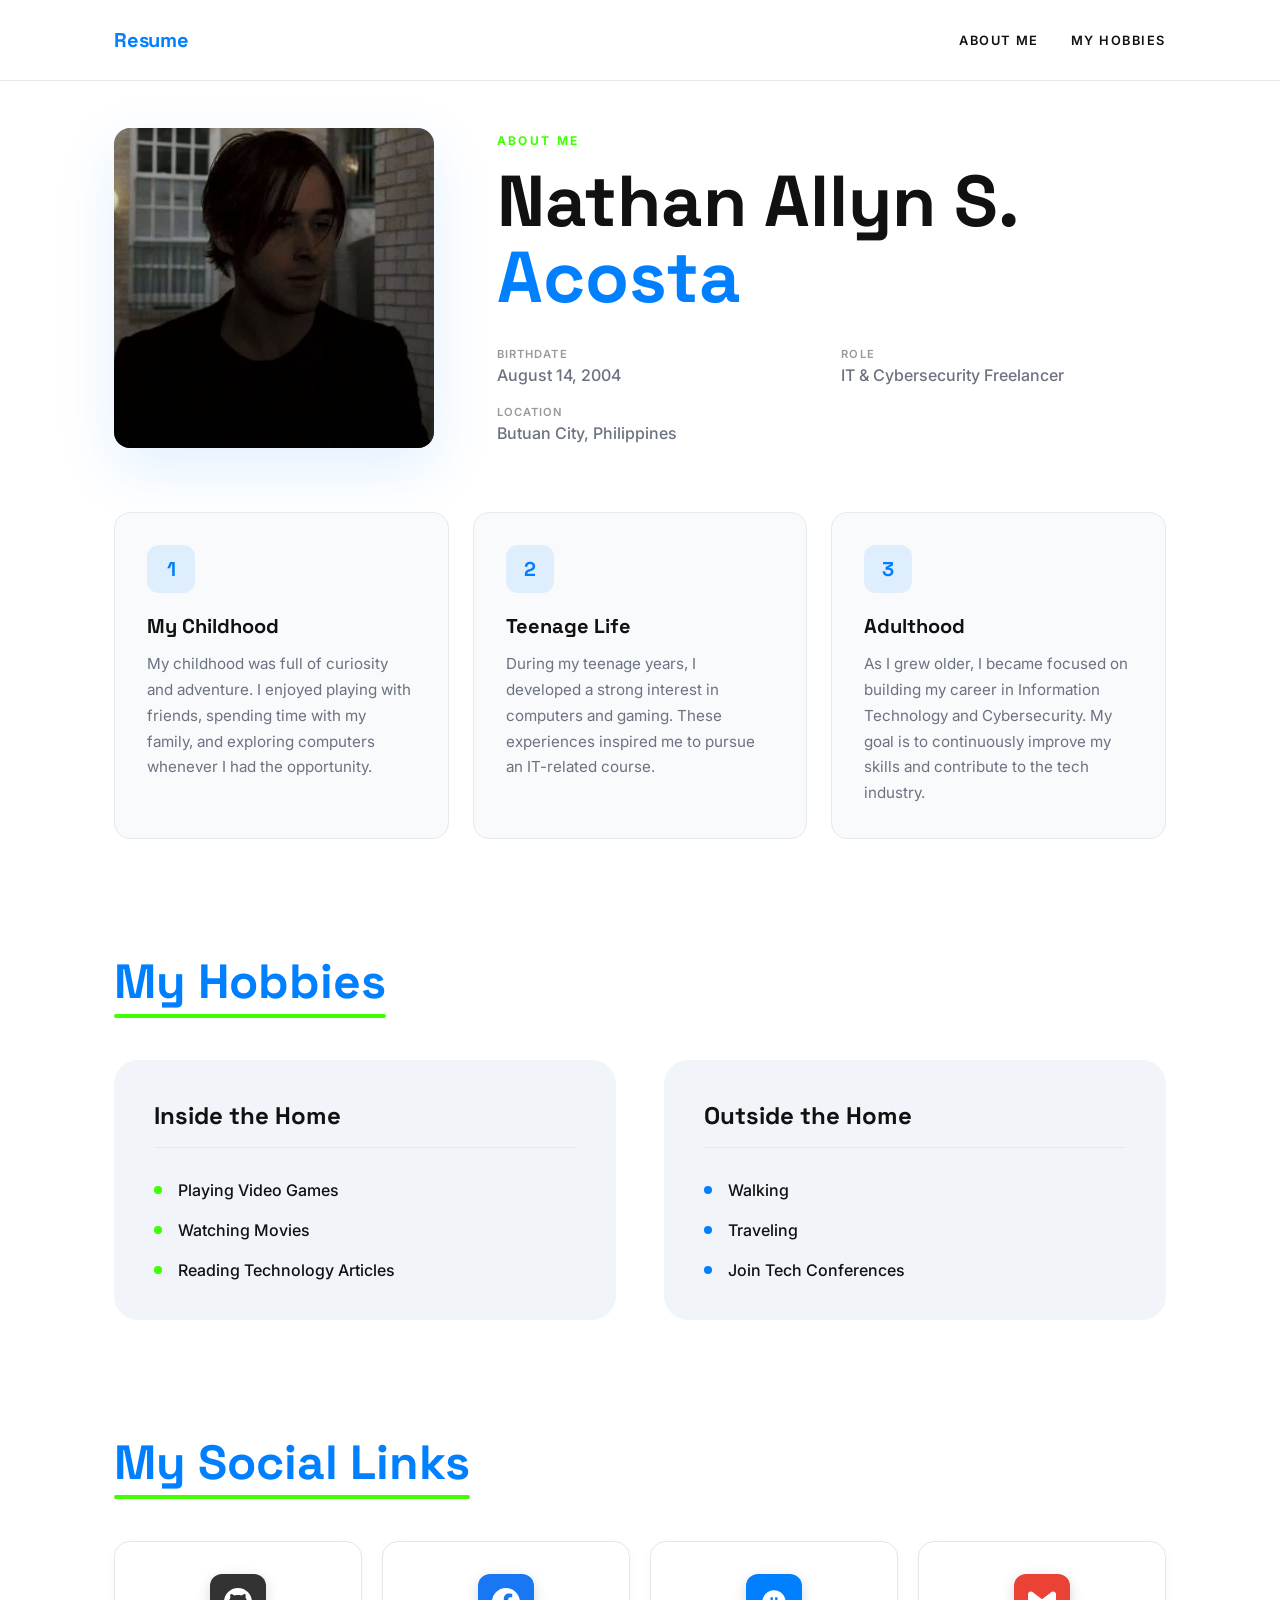
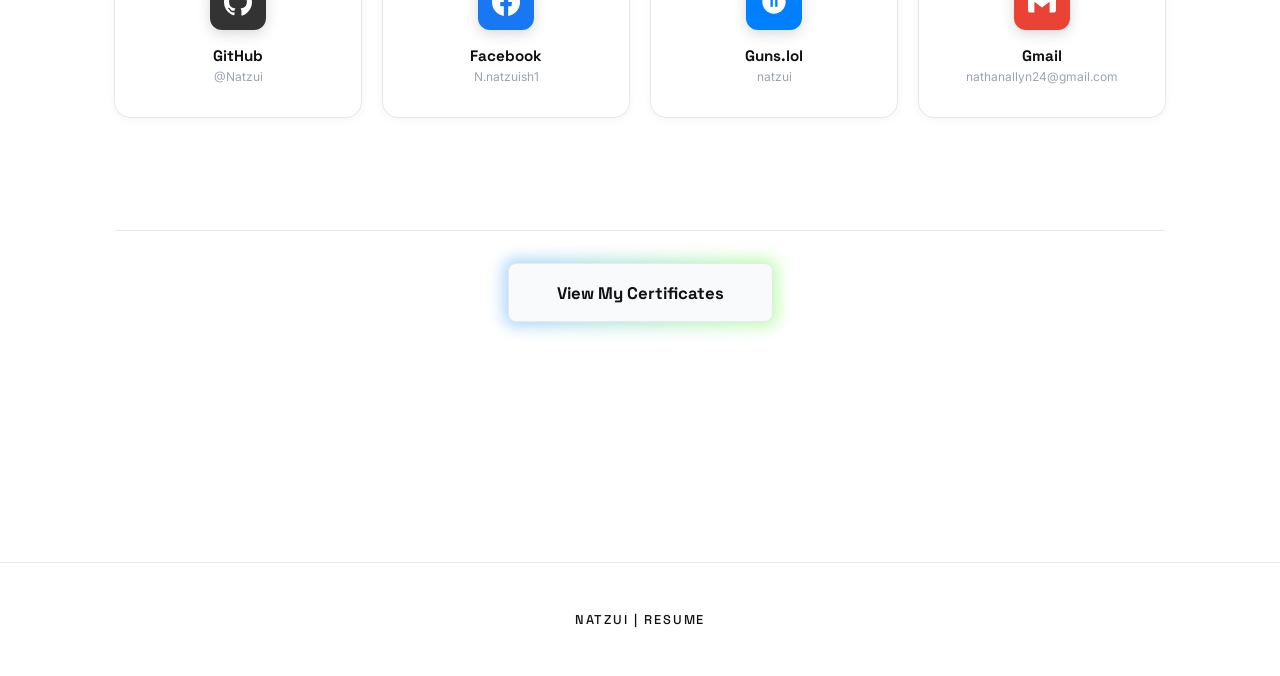
<file: index.html>
<!DOCTYPE html>
<html lang="en">
<head>
  <meta charset="UTF-8" />
  <meta name="viewport" content="width=device-width, initial-scale=1.0" />
  <title>Resume</title>
  <link rel="stylesheet" href="style.css" />
</head>
<body>

  <div id="scroll-progress"></div>

  <header>
    <div class="header-inner">
      <div class="site-title">Resume</div>
      <nav>
        <a href="#about-me">About Me</a>
        <a href="#my-hobbies">My Hobbies</a>
      </nav>
    </div>
  </header>

  <main>

    <!-- ── ABOUT ME ── -->
    <section id="about-me">
      <div class="about-grid">
        <div class="profile-wrap fade-left">
          <img src="images/profile.jpg" alt="Nathan Allyn S. Acosta" />
        </div>
        <div class="fade-right">
          <p class="about-label">About Me</p>
          <h3 class="about-name">Nathan Allyn S. <span>Acosta</span></h3>
          <div class="about-meta">
            <div class="meta-item">
              <label>Birthdate</label>
              <p>August 14, 2004</p>
            </div>
            <div class="meta-item">
              <label>Role</label>
              <p>IT &amp; Cybersecurity Freelancer</p>
            </div>
            <div class="meta-item full">
              <label>Location</label>
              <p>Butuan City, Philippines</p>
            </div>
          </div>
        </div>
      </div>

      <div class="cards-grid">
        <div class="card fade-up">
          <div class="card-num">1</div>
          <h4>My Childhood</h4>
          <p>My childhood was full of curiosity and adventure. I enjoyed playing with friends, spending time with my family, and exploring computers whenever I had the opportunity.</p>
        </div>
        <div class="card fade-up">
          <div class="card-num">2</div>
          <h4>Teenage Life</h4>
          <p>During my teenage years, I developed a strong interest in computers and gaming. These experiences inspired me to pursue an IT-related course.</p>
        </div>
        <div class="card fade-up">
          <div class="card-num">3</div>
          <h4>Adulthood</h4>
          <p>As I grew older, I became focused on building my career in Information Technology and Cybersecurity. My goal is to continuously improve my skills and contribute to the tech industry.</p>
        </div>
      </div>
    </section>

    <!-- ── MY HOBBIES ── -->
    <section id="my-hobbies">
      <div class="section-heading">
        <h2>My Hobbies</h2>
      </div>
      <div class="hobbies-grid">
        <div class="hobby-panel fade-left">
          <h3>Inside the Home</h3>
          <ul>
            <li><span class="dot dot-green"></span>Playing Video Games</li>
            <li><span class="dot dot-green"></span>Watching Movies</li>
            <li><span class="dot dot-green"></span>Reading Technology Articles</li>
          </ul>
        </div>
        <div class="hobby-panel fade-right">
          <h3>Outside the Home</h3>
          <ul>
            <li><span class="dot dot-blue"></span>Walking</li>
            <li><span class="dot dot-blue"></span>Traveling</li>
            <li><span class="dot dot-blue"></span>Join Tech Conferences</li>
          </ul>
        </div>
      </div>
    </section>

    <!-- ── MY SOCIAL LINKS ── -->
    <section id="social-links">
      <div class="section-heading">
        <h2>My Social Links</h2>
      </div>
      <div class="socials-grid">

        <a class="social-card" href="https://github.com/Natzui" target="_blank" rel="noopener noreferrer" data-color="#333333">
          <div class="social-icon" style="background:#333;">
            <svg viewBox="0 0 24 24"><path d="M12 0C5.37 0 0 5.37 0 12c0 5.3 3.438 9.8 8.205 11.385.6.113.82-.258.82-.577 0-.285-.01-1.04-.015-2.04-3.338.724-4.042-1.61-4.042-1.61C4.422 18.07 3.633 17.7 3.633 17.7c-1.087-.744.084-.729.084-.729 1.205.084 1.838 1.236 1.838 1.236 1.07 1.835 2.809 1.305 3.495.998.108-.776.417-1.305.76-1.605-2.665-.3-5.466-1.332-5.466-5.93 0-1.31.465-2.38 1.235-3.22-.135-.303-.54-1.523.105-3.176 0 0 1.005-.322 3.3 1.23.96-.267 1.98-.399 3-.405 1.02.006 2.04.138 3 .405 2.28-1.552 3.285-1.23 3.285-1.23.645 1.653.24 2.873.12 3.176.765.84 1.23 1.91 1.23 3.22 0 4.61-2.805 5.625-5.475 5.92.42.36.81 1.096.81 2.22 0 1.606-.015 2.896-.015 3.286 0 .315.21.69.825.57C20.565 21.795 24 17.295 24 12c0-6.63-5.37-12-12-12z"/></svg>
          </div>
          <div class="social-info">
            <strong>GitHub</strong>
            <span>@Natzui</span>
          </div>
        </a>

        <a class="social-card" href="https://www.facebook.com/N.natzuish1/" target="_blank" rel="noopener noreferrer" data-color="#1877F2">
          <div class="social-icon" style="background:#1877F2;">
            <svg viewBox="0 0 24 24"><path d="M24 12.073C24 5.404 18.627 0 12 0S0 5.404 0 12.073C0 18.1 4.388 23.094 10.125 24v-8.437H7.078v-3.49h3.047V9.41c0-3.025 1.792-4.697 4.533-4.697 1.312 0 2.686.235 2.686.235v2.97h-1.514c-1.491 0-1.956.932-1.956 1.886v2.269h3.328l-.532 3.49h-2.796V24C19.612 23.094 24 18.1 24 12.073z"/></svg>
          </div>
          <div class="social-info">
            <strong>Facebook</strong>
            <span>N.natzuish1</span>
          </div>
        </a>

        <a class="social-card" href="https://guns.lol/natzui" target="_blank" rel="noopener noreferrer" data-color="#0080ff">
          <div class="social-icon" style="background:#0080ff;">
            <svg viewBox="0 0 24 24"><path d="M12 2C6.48 2 2 6.48 2 12s4.48 10 10 10 10-4.48 10-10S17.52 2 12 2zm-1 14H9V8h2v8zm4 0h-2V8h2v8z"/></svg>
          </div>
          <div class="social-info">
            <strong>Guns.lol</strong>
            <span>natzui</span>
          </div>
        </a>

        <a class="social-card" href="mailto:nathanallyn24@gmail.com" data-color="#EA4335">
          <div class="social-icon" style="background:#EA4335;">
            <svg viewBox="0 0 24 24"><path d="M24 5.457v13.909c0 .904-.732 1.636-1.636 1.636h-3.819V11.73L12 16.64l-6.545-4.91v9.273H1.636A1.636 1.636 0 0 1 0 19.366V5.457c0-2.023 2.309-3.178 3.927-1.964L5.455 4.64 12 9.548l6.545-4.907 1.528-1.148C21.69 2.28 24 3.434 24 5.457z"/></svg>
          </div>
          <div class="social-info">
            <strong>Gmail</strong>
            <span>nathanallyn24@gmail.com</span>
          </div>
        </a>

      </div>
    </section>

    <section class="cta-section">
      <a class="cta-btn" href="xcertificates.html">
        <div class="cta-glow"></div>
        <div class="cta-btn-inner">View My Certificates</div>
      </a>
    </section>

  </main>

  <footer>Natzui | Resume</footer>

  <script src="script.js"></script>
</body>
</html>
</file>
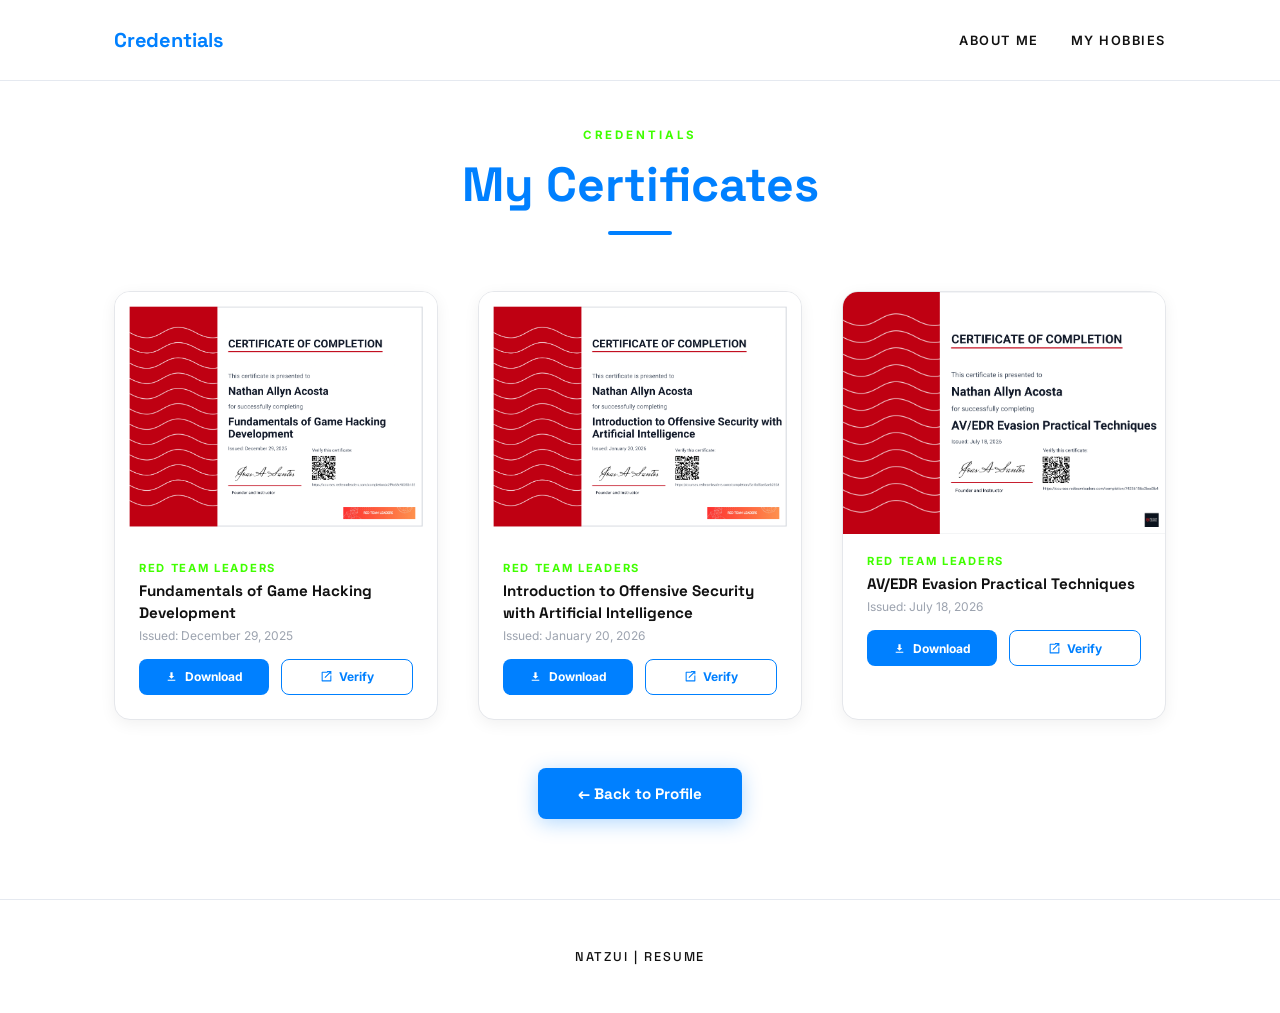
<file: xcertificates.html>
<!DOCTYPE html>
<html lang="en">
<head>
  <meta charset="UTF-8" />
  <meta name="viewport" content="width=device-width, initial-scale=1.0" />
  <title>My Certificates</title>
  <link rel="stylesheet" href="style.css" />
</head>
<body>

  <div id="scroll-progress"></div>

  <header>
    <div class="header-inner">
      <div class="site-title">Credentials</div>
      <nav>
        <a href="index.html#about-me">About Me</a>
        <a href="index.html#my-hobbies">My Hobbies</a>
      </nav>
    </div>
  </header>

  <div class="certs-wrap">

    <div class="certs-heading fade-up">
      <p class="eyebrow">Credentials</p>
      <h1>My Certificates</h1>
      <div class="bar"></div>
    </div>

    <div class="certs-grid">

      <!-- Cert 1 -->
      <div class="cert-card fade-up">
        <div class="cert-img-wrap">
          <img src="images/cert-fundamentals.png" alt="Fundamentals of Game Hacking Development" />
        </div>
        <div class="cert-info">
          <p class="cert-issuer">Red Team Leaders</p>
          <h2 class="cert-title">Fundamentals of Game Hacking Development</h2>
          <p class="cert-date">Issued: December 29, 2025</p>
          <div class="cert-actions">
            <a class="btn-download" href="images/cert-fundamentals.png" download="cert-fundamentals-game-hacking.png">
              <svg class="btn-icon" viewBox="0 0 24 24"><path d="M12 16l-5-5h3V4h4v7h3l-5 5zm-7 4h14v-2H5v2z"/></svg>
              Download
            </a>
            <a class="btn-verify" href="https://courses.redteamleaders.com/completion/c2f9c63c9035b152" target="_blank" rel="noopener noreferrer">
              <svg class="btn-icon" viewBox="0 0 24 24"><path d="M14 3v2H5v14h14v-9h2v10a1 1 0 0 1-1 1H4a1 1 0 0 1-1-1V4a1 1 0 0 1 1-1h10zm7-1v6h-2V5.414l-9.293 9.293-1.414-1.414L17.586 4H13V2h8z"/></svg>
              Verify
            </a>
          </div>
        </div>
      </div>

      <!-- Cert 2 -->
      <div class="cert-card fade-up">
        <div class="cert-img-wrap">
          <img src="images/cert-offensive-security.png" alt="Introduction to Offensive Security with AI" />
        </div>
        <div class="cert-info">
          <p class="cert-issuer">Red Team Leaders</p>
          <h2 class="cert-title">Introduction to Offensive Security with Artificial Intelligence</h2>
          <p class="cert-date">Issued: January 20, 2026</p>
          <div class="cert-actions">
            <a class="btn-download" href="images/cert-offensive-security.png" download="cert-offensive-security-ai.png">
              <svg class="btn-icon" viewBox="0 0 24 24"><path d="M12 16l-5-5h3V4h4v7h3l-5 5zm-7 4h14v-2H5v2z"/></svg>
              Download
            </a>
            <a class="btn-verify" href="https://courses.redteamleaders.com/completion/5a1bd5ae5aeb2328" target="_blank" rel="noopener noreferrer">
              <svg class="btn-icon" viewBox="0 0 24 24"><path d="M14 3v2H5v14h14v-9h2v10a1 1 0 0 1-1 1H4a1 1 0 0 1-1-1V4a1 1 0 0 1 1-1h10zm7-1v6h-2V5.414l-9.293 9.293-1.414-1.414L17.586 4H13V2h8z"/></svg>
              Verify
            </a>
          </div>
        </div>
      </div>

      <!-- Cert 3 -->
      <div class="cert-card fade-up">
        <div class="cert-img-wrap">
          <img src="images/cert-avedr.png" alt="AV/EDR Evasion Practical Techniques" />
        </div>
        <div class="cert-info">
          <p class="cert-issuer">Red Team Leaders</p>
          <h2 class="cert-title">AV/EDR Evasion Practical Techniques</h2>
          <p class="cert-date">Issued: July 18, 2026</p>
          <div class="cert-actions">
            <a class="btn-download" href="images/cert-avedr.png" download="cert-avedr-evasion.png">
              <svg class="btn-icon" viewBox="0 0 24 24"><path d="M12 16l-5-5h3V4h4v7h3l-5 5zm-7 4h14v-2H5v2z"/></svg>
              Download
            </a>
            <a class="btn-verify" href="https://courses.redteamleaders.com/completion/74256156c2bed3b4" target="_blank" rel="noopener noreferrer">
              <svg class="btn-icon" viewBox="0 0 24 24"><path d="M14 3v2H5v14h14v-9h2v10a1 1 0 0 1-1 1H4a1 1 0 0 1-1-1V4a1 1 0 0 1 1-1h10zm7-1v6h-2V5.414l-9.293 9.293-1.414-1.414L17.586 4H13V2h8z"/></svg>
              Verify
            </a>
          </div>
        </div>
      </div>

    </div>

    <a class="back-btn" href="index.html">← Back to Profile</a>

  </div>

  <footer>Natzui | Resume</footer>

  <script src="script.js"></script>
</body>
</html>
</file>
<file: style.css>
@import url('https://fonts.googleapis.com/css2?family=Space+Grotesk:wght@400;500;600;700&family=Inter:wght@400;500;600&display=swap');

*, *::before, *::after { box-sizing: border-box; margin: 0; padding: 0; }

:root {
  --blue: #0080ff;
  --green: #40ff00;
  --bg: #ffffff;
  --fg: #111111;
  --muted: #6b7280;
  --card-bg: #f8fafc;
  --card-border: #e5e9f0;
  --secondary: #f1f5f9;
  --radius: 1rem;
  --font-display: 'Space Grotesk', sans-serif;
  --font-sans: 'Inter', sans-serif;
}

html { scroll-behavior: smooth; }

body {
  font-family: var(--font-sans);
  background: var(--bg);
  color: var(--fg);
  -webkit-font-smoothing: antialiased;
  overflow-x: hidden;
}

/* ── SCROLL PROGRESS BAR ── */
#scroll-progress {
  position: fixed;
  top: 0; left: 0;
  height: 3px;
  width: 0%;
  background: linear-gradient(90deg, var(--blue), var(--green));
  z-index: 200;
  transition: width 0.1s linear;
}

/* ── HEADER ── */
header {
  position: fixed;
  top: 0; left: 0; right: 0;
  z-index: 100;
  background: rgba(255,255,255,0.85);
  backdrop-filter: blur(12px);
  -webkit-backdrop-filter: blur(12px);
  border-bottom: 1px solid var(--card-border);
  transform: translateY(-100%);
  animation: slideDown 0.8s ease forwards 0.2s;
}

@keyframes slideDown {
  to { transform: translateY(0); }
}

.header-inner {
  max-width: 1100px;
  margin: 0 auto;
  padding: 0 1.5rem;
  height: 80px;
  display: flex;
  align-items: center;
  justify-content: space-between;
}

.site-title {
  font-family: var(--font-display);
  font-weight: 700;
  font-size: clamp(1rem, 2.5vw, 1.25rem);
  color: var(--blue);
  letter-spacing: -0.01em;
  overflow: hidden;
}

.site-title span {
  display: inline-block;
  opacity: 0;
  transform: translateY(10px);
  animation: letterIn 0.4s ease forwards;
}

@keyframes letterIn {
  to { opacity: 1; transform: translateY(0); }
}

nav { display: flex; gap: 2rem; }

nav a {
  font-family: var(--font-sans);
  font-weight: 600;
  font-size: 0.8rem;
  letter-spacing: 0.12em;
  text-transform: uppercase;
  color: var(--fg);
  text-decoration: none;
  opacity: 0;
  transform: translateY(-16px);
  animation: navIn 0.5s ease forwards;
  transition: color 0.2s;
}

nav a:hover { color: var(--green); }
nav a:nth-child(1) { animation-delay: 0.9s; }
nav a:nth-child(2) { animation-delay: 1s; }

@keyframes navIn {
  to { opacity: 1; transform: translateY(0); }
}

/* ── MAIN LAYOUT ── */
main {
  max-width: 1100px;
  margin: 0 auto;
  padding: 8rem 1.5rem 6rem;
}

section { margin-bottom: 7rem; }

/* ── ABOUT / HERO ── */
.about-grid {
  display: grid;
  grid-template-columns: 1fr 2fr;
  gap: 3rem;
  align-items: center;
  margin-bottom: 4rem;
}

@media (max-width: 768px) {
  .about-grid { grid-template-columns: 1fr; }
  nav { display: none; }
}

.profile-wrap {
  position: relative;
  aspect-ratio: 1;
  max-width: 320px;
  width: 100%;
  border-radius: var(--radius);
  overflow: hidden;
  box-shadow: 0 20px 60px rgba(0,128,255,0.12);
}

.profile-wrap img {
  width: 100%; height: 100%;
  object-fit: cover;
  display: block;
}

.profile-wrap::after {
  content: '';
  position: absolute;
  inset: 0;
  background: linear-gradient(to top, rgba(0,0,0,0.55), transparent);
}

.about-label {
  font-size: 0.75rem;
  font-weight: 700;
  letter-spacing: 0.2em;
  text-transform: uppercase;
  color: var(--green);
  margin-bottom: 1rem;
}

.about-name {
  font-family: var(--font-display);
  font-size: clamp(2.5rem, 6vw, 4.5rem);
  font-weight: 700;
  line-height: 1.05;
  margin-bottom: 2rem;
}

.about-name span { color: var(--blue); }

.about-meta {
  display: grid;
  grid-template-columns: 1fr 1fr;
  gap: 1.25rem;
}

.meta-item label {
  display: block;
  font-size: 0.7rem;
  font-weight: 600;
  letter-spacing: 0.1em;
  text-transform: uppercase;
  color: rgba(0,0,0,0.4);
  margin-bottom: 0.25rem;
}

.meta-item p {
  font-size: 1rem;
  font-weight: 500;
  color: var(--muted);
}

.meta-item.full { grid-column: 1 / -1; }

/* ── LIFE CARDS ── */
.cards-grid {
  display: grid;
  grid-template-columns: repeat(auto-fit, minmax(260px, 1fr));
  gap: 1.5rem;
}

.card {
  background: var(--card-bg);
  border: 1px solid var(--card-border);
  border-radius: var(--radius);
  padding: 2rem;
  transition: box-shadow 0.25s;
}

.card:hover { box-shadow: 0 8px 32px rgba(0,0,0,0.08); }

.card-num {
  width: 48px; height: 48px;
  background: rgba(0,128,255,0.1);
  border-radius: 0.75rem;
  display: flex; align-items: center; justify-content: center;
  font-family: var(--font-display);
  font-weight: 700;
  font-size: 1.25rem;
  color: var(--blue);
  margin-bottom: 1.25rem;
}

.card h4 {
  font-family: var(--font-display);
  font-size: 1.25rem;
  font-weight: 700;
  margin-bottom: 0.75rem;
}

.card p { color: var(--muted); line-height: 1.7; font-size: 0.95rem; }

/* ── SECTION HEADING ── */
.section-heading {
  display: inline-block;
  position: relative;
  margin-bottom: 3rem;
}

.section-heading h2 {
  font-family: var(--font-display);
  font-size: clamp(2rem, 5vw, 3rem);
  font-weight: 700;
  color: var(--blue);
  position: relative;
  z-index: 1;
}

.section-heading::after {
  content: '';
  position: absolute;
  bottom: -6px; left: 0; right: 0;
  height: 4px;
  background: var(--green);
  border-radius: 2px;
  transform: scaleX(0);
  transform-origin: left;
  transition: transform 0.8s ease 0.2s;
}

.section-heading.visible::after { transform: scaleX(1); }

/* ── HOBBIES ── */
.hobbies-grid {
  display: grid;
  grid-template-columns: 1fr 1fr;
  gap: 3rem;
}

@media (max-width: 640px) { .hobbies-grid { grid-template-columns: 1fr; } }

.hobby-panel {
  background: var(--secondary);
  border-radius: 1.5rem;
  padding: 2.5rem;
}

.hobby-panel h3 {
  font-family: var(--font-display);
  font-size: 1.5rem;
  font-weight: 700;
  margin-bottom: 2rem;
  padding-bottom: 1rem;
  border-bottom: 1px solid var(--card-border);
}

.hobby-panel ul { list-style: none; display: flex; flex-direction: column; gap: 1.25rem; }

.hobby-panel li {
  display: flex;
  align-items: center;
  gap: 1rem;
  font-size: 1rem;
  font-weight: 500;
  opacity: 0;
  transform: translateX(-16px);
  transition: opacity 0.4s ease, transform 0.4s ease;
}

.hobby-panel li.visible { opacity: 1; transform: translateX(0); }

.dot {
  width: 8px; height: 8px;
  border-radius: 50%;
  flex-shrink: 0;
}

.dot-green { background: var(--green); }
.dot-blue  { background: var(--blue); }

/* ── SOCIAL LINKS ── */
.socials-grid {
  display: grid;
  grid-template-columns: repeat(auto-fit, minmax(180px, 1fr));
  gap: 1.25rem;
}

.social-card {
  display: flex;
  flex-direction: column;
  align-items: center;
  gap: 1rem;
  padding: 2rem;
  background: #fff;
  border: 1px solid #e5e7eb;
  border-radius: var(--radius);
  box-shadow: 0 2px 8px rgba(0,0,0,0.04);
  text-decoration: none;
  color: inherit;
  transition: transform 0.25s ease, box-shadow 0.25s ease, border-color 0.25s;
  cursor: pointer;
}

.social-card:hover {
  transform: translateY(-6px);
  border-color: transparent;
}

.social-icon {
  width: 56px; height: 56px;
  border-radius: 0.75rem;
  display: flex; align-items: center; justify-content: center;
  box-shadow: 0 4px 14px rgba(0,0,0,0.15);
  transition: transform 0.25s;
}

.social-card:hover .social-icon { transform: scale(1.1); }

.social-icon svg { width: 28px; height: 28px; fill: #fff; }

.social-info { text-align: center; }
.social-info strong { display: block; font-family: var(--font-display); font-size: 0.95rem; font-weight: 700; color: #111; }
.social-info span { font-size: 0.75rem; color: #9ca3af; }

/* ── CTA ── */
.cta-section { text-align: center; padding: 2rem 0; border-top: 1px solid rgba(0,0,0,0.08); }

.cta-btn {
  display: inline-block;
  position: relative;
  text-decoration: none;
  color: var(--fg);
  font-family: var(--font-display);
  font-weight: 700;
  font-size: 1.05rem;
}

.cta-btn-inner {
  position: relative;
  z-index: 1;
  padding: 1.1rem 3rem;
  background: var(--card-bg);
  border: 1px solid var(--card-border);
  border-radius: 0.5rem;
  transition: color 0.2s;
}

.cta-btn:hover .cta-btn-inner { color: var(--blue); }

.cta-glow {
  position: absolute;
  inset: -4px;
  background: linear-gradient(90deg, var(--blue), var(--green));
  border-radius: 0.6rem;
  filter: blur(8px);
  opacity: 0.35;
  transition: opacity 0.4s;
  animation: pulse 2s infinite;
}

.cta-btn:hover .cta-glow { opacity: 0.9; }

@keyframes pulse {
  0%, 100% { opacity: 0.35; }
  50% { opacity: 0.6; }
}

/* ── FOOTER ── */
footer {
  text-align: center;
  padding: 3rem 1.5rem;
  border-top: 1px solid var(--card-border);
  font-family: var(--font-display);
  font-weight: 500;
  font-size: 0.8rem;
  letter-spacing: 0.15em;
  text-transform: uppercase;
  color: var(--fg);
}

/* ── ANIMATE ON SCROLL ── */
.fade-up {
  opacity: 0;
  transform: translateY(30px);
  transition: opacity 0.6s ease, transform 0.6s ease;
}

.fade-up.visible { opacity: 1; transform: translateY(0); }

.fade-left {
  opacity: 0;
  transform: translateX(-30px);
  transition: opacity 0.6s ease, transform 0.6s ease;
}

.fade-left.visible { opacity: 1; transform: translateX(0); }

.fade-right {
  opacity: 0;
  transform: translateX(30px);
  transition: opacity 0.6s ease, transform 0.6s ease;
}

.fade-right.visible { opacity: 1; transform: translateX(0); }

/* ── CERTIFICATES PAGE ── */
.certs-wrap {
  max-width: 1100px;
  margin: 0 auto;
  padding: 8rem 1.5rem 5rem;
  display: flex;
  flex-direction: column;
  align-items: center;
}

.certs-heading { text-align: center; margin-bottom: 3.5rem; }

.certs-heading .eyebrow {
  font-size: 0.72rem;
  font-weight: 700;
  letter-spacing: 0.25em;
  text-transform: uppercase;
  color: var(--green);
  margin-bottom: 0.75rem;
}

.certs-heading h1 {
  font-family: var(--font-display);
  font-size: clamp(2rem, 5vw, 3rem);
  font-weight: 700;
  color: var(--blue);
  margin-bottom: 1rem;
}

.certs-heading .bar {
  width: 64px; height: 4px;
  background: var(--blue);
  border-radius: 2px;
  margin: 0 auto;
}

.certs-grid {
  display: grid;
  grid-template-columns: repeat(auto-fit, minmax(320px, 1fr));
  gap: 2.5rem;
  width: 100%;
}

.cert-card {
  background: #fff;
  border: 1px solid #e5e7eb;
  border-radius: var(--radius);
  overflow: hidden;
  box-shadow: 0 4px 16px rgba(0,0,0,0.06);
  transition: transform 0.3s ease, box-shadow 0.3s ease;
}

.cert-card:hover {
  transform: translateY(-6px);
  box-shadow: 0 20px 48px rgba(0,128,255,0.16);
}

.cert-img-wrap { overflow: hidden; background: #f9fafb; }

.cert-img-wrap img {
  width: 100%;
  height: auto;
  display: block;
  transition: transform 0.4s ease;
}

.cert-card:hover .cert-img-wrap img { transform: scale(1.02); }

.cert-info { padding: 1.25rem 1.5rem 1.5rem; }

.cert-issuer {
  font-size: 0.7rem;
  font-weight: 700;
  letter-spacing: 0.15em;
  text-transform: uppercase;
  color: var(--green);
  margin-bottom: 0.35rem;
}

.cert-title {
  font-family: var(--font-display);
  font-size: 0.95rem;
  font-weight: 700;
  color: #111;
  line-height: 1.4;
  margin-bottom: 0.3rem;
}

.cert-date { font-size: 0.75rem; color: #9ca3af; margin-bottom: 1rem; }

.cert-actions { display: flex; gap: 0.75rem; }

.btn-download, .btn-verify {
  flex: 1;
  display: flex;
  align-items: center;
  justify-content: center;
  gap: 0.4rem;
  padding: 0.6rem 1rem;
  border-radius: 0.5rem;
  font-size: 0.75rem;
  font-weight: 700;
  cursor: pointer;
  text-decoration: none;
  transition: opacity 0.2s, transform 0.15s;
  border: none;
}

.btn-download:hover, .btn-verify:hover { opacity: 0.88; transform: scale(1.03); }
.btn-download:active, .btn-verify:active { transform: scale(0.97); }

.btn-download { background: var(--blue); color: #fff; }

.btn-verify {
  background: transparent;
  border: 1.5px solid var(--blue);
  color: var(--blue);
}

.btn-verify:hover { background: rgba(0,128,255,0.06); }

.btn-icon { width: 13px; height: 13px; fill: currentColor; flex-shrink: 0; }

.back-btn {
  display: inline-block;
  margin-top: 3rem;
  padding: 1rem 2.5rem;
  background: var(--blue);
  color: #fff;
  font-family: var(--font-display);
  font-weight: 700;
  font-size: 0.95rem;
  border-radius: 0.5rem;
  text-decoration: none;
  box-shadow: 0 4px 20px rgba(0,128,255,0.3);
  transition: transform 0.2s, box-shadow 0.2s;
}

.back-btn:hover { transform: translateY(-2px) scale(1.04); box-shadow: 0 8px 28px rgba(0,128,255,0.4); }
</file>
